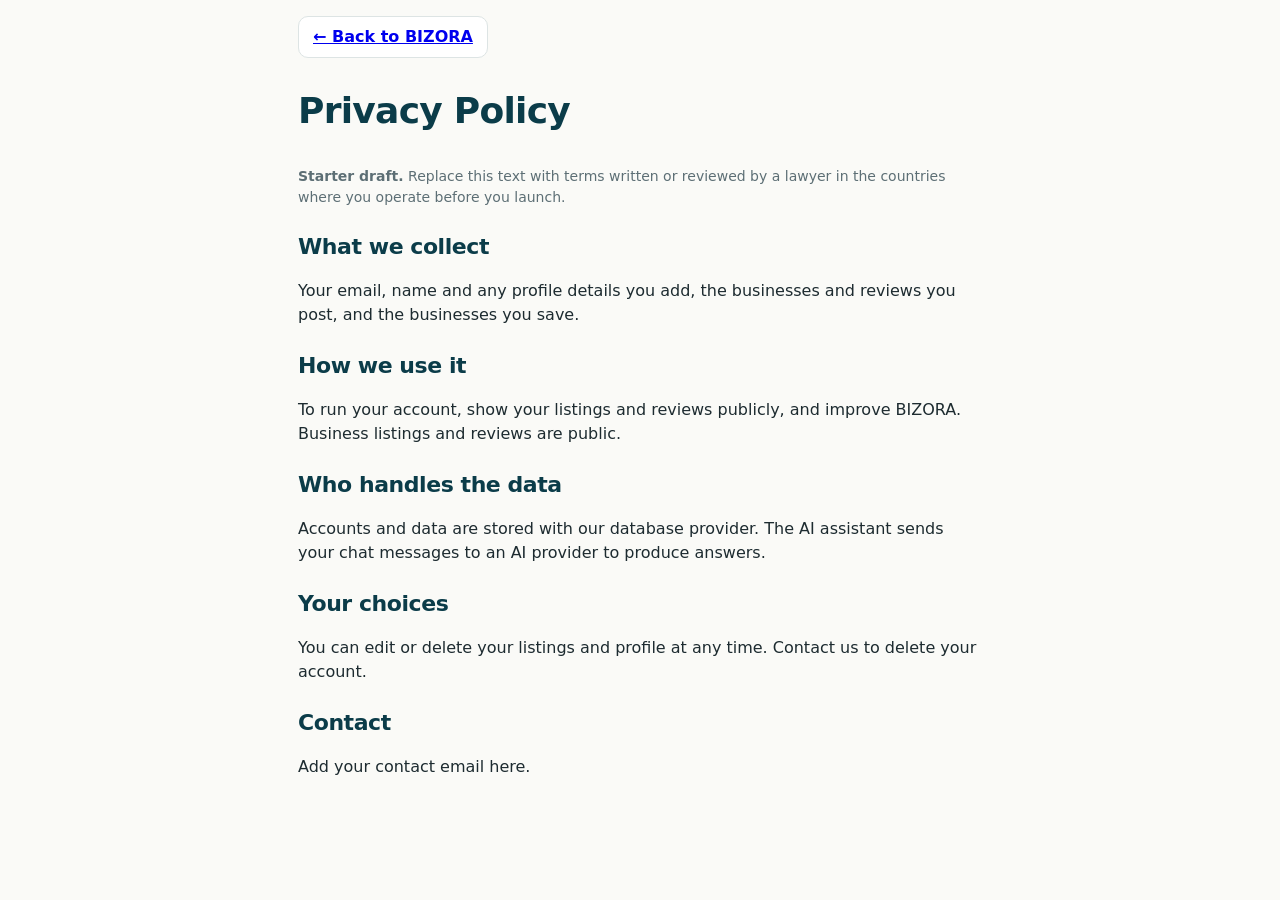
<file: privacy.html>
<!DOCTYPE html><html lang="en"><head><meta charset="utf-8"><meta name="viewport" content="width=device-width, initial-scale=1"><title>Privacy Policy – BIZORA</title><link rel="icon" href="favicon.svg" type="image/svg+xml"><link rel="stylesheet" href="style.css"></head>
<body><div class="wrap" style="max-width:720px;padding-bottom:60px"><p><a class="btn" href="/">← Back to BIZORA</a></p><h1 class="pt">Privacy Policy</h1>
<p class="meta"><strong>Starter draft.</strong> Replace this text with terms written or reviewed by a lawyer in the countries where you operate before you launch.</p><h2 class="sec">What we collect</h2><p>Your email, name and any profile details you add, the businesses and reviews you post, and the businesses you save.</p>
<h2 class="sec">How we use it</h2><p>To run your account, show your listings and reviews publicly, and improve BIZORA. Business listings and reviews are public.</p>
<h2 class="sec">Who handles the data</h2><p>Accounts and data are stored with our database provider. The AI assistant sends your chat messages to an AI provider to produce answers.</p>
<h2 class="sec">Your choices</h2><p>You can edit or delete your listings and profile at any time. Contact us to delete your account.</p>
<h2 class="sec">Contact</h2><p>Add your contact email here.</p></div></body></html>
</file>
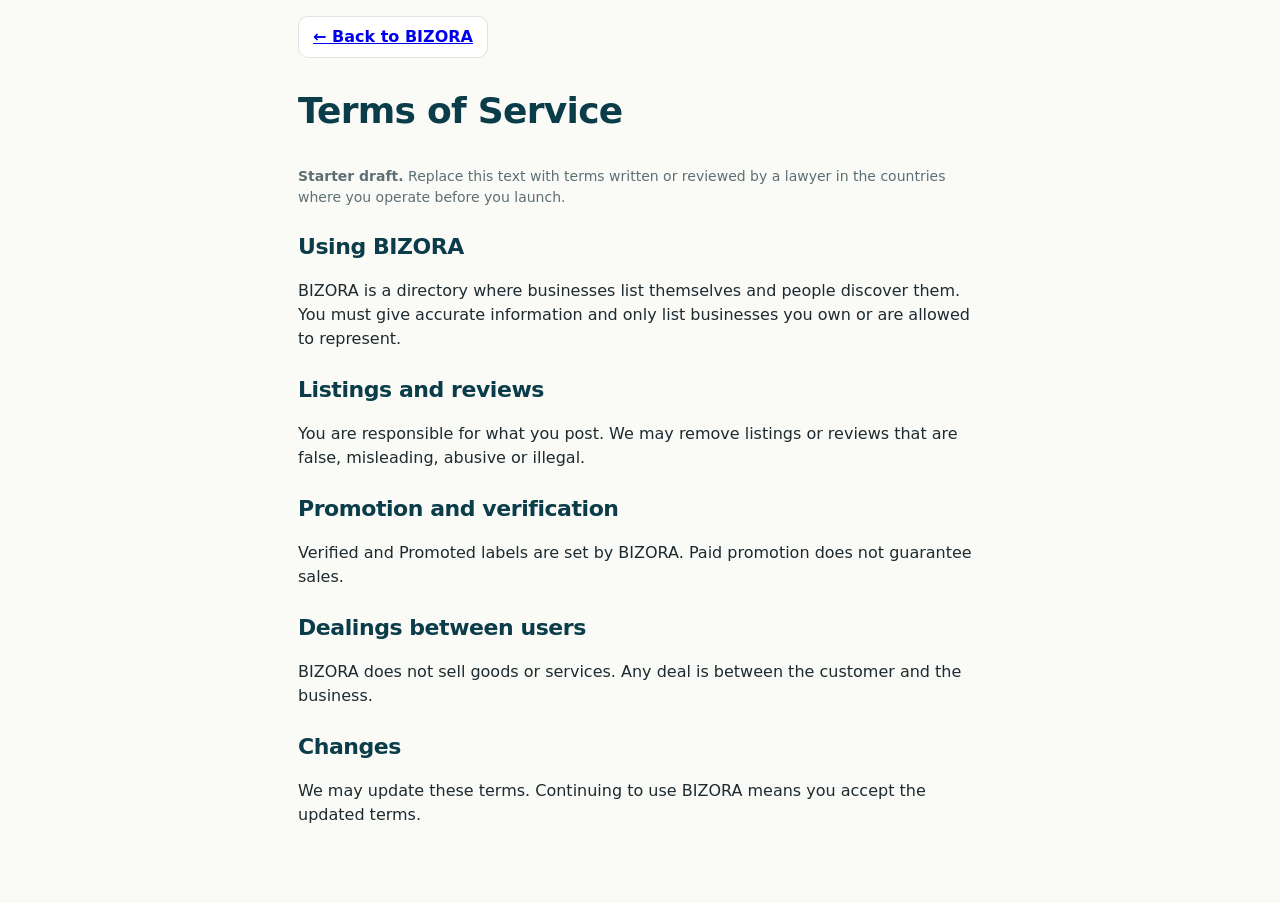
<file: terms.html>
<!DOCTYPE html><html lang="en"><head><meta charset="utf-8"><meta name="viewport" content="width=device-width, initial-scale=1"><title>Terms of Service – BIZORA</title><link rel="icon" href="favicon.svg" type="image/svg+xml"><link rel="stylesheet" href="style.css"></head>
<body><div class="wrap" style="max-width:720px;padding-bottom:60px"><p><a class="btn" href="/">← Back to BIZORA</a></p><h1 class="pt">Terms of Service</h1>
<p class="meta"><strong>Starter draft.</strong> Replace this text with terms written or reviewed by a lawyer in the countries where you operate before you launch.</p><h2 class="sec">Using BIZORA</h2><p>BIZORA is a directory where businesses list themselves and people discover them. You must give accurate information and only list businesses you own or are allowed to represent.</p>
<h2 class="sec">Listings and reviews</h2><p>You are responsible for what you post. We may remove listings or reviews that are false, misleading, abusive or illegal.</p>
<h2 class="sec">Promotion and verification</h2><p>Verified and Promoted labels are set by BIZORA. Paid promotion does not guarantee sales.</p>
<h2 class="sec">Dealings between users</h2><p>BIZORA does not sell goods or services. Any deal is between the customer and the business.</p>
<h2 class="sec">Changes</h2><p>We may update these terms. Continuing to use BIZORA means you accept the updated terms.</p></div></body></html>
</file>
<file: style.css>
:root{--bg:#FAFAF7;--surf:#fff;--ink:#0B3C49;--txt:#1d2b30;--mut:#5d6f75;--line:#dde4e4;--acc:#F4A300;--acc-ink:#3a2700;--ok:#1b7f4b;
box-sizing:border-box;padding-top:env(safe-area-inset-top,0px);padding-bottom:env(safe-area-inset-bottom,0px)}
@media(prefers-color-scheme:dark){:root{--bg:#0c1a1e;--surf:#13262c;--ink:#7fd0e0;--txt:#e6eff1;--mut:#9bb0b6;--line:#26404a;--ok:#4fcf8d}}
*{box-sizing:border-box}
body{margin:0;background:var(--bg);color:var(--txt);font:16px/1.5 system-ui,-apple-system,Segoe UI,Roboto,sans-serif}
h1,h2,h3,.logo{margin:0;letter-spacing:-.02em;font-weight:800}
button,input,select,textarea{font:inherit;color:inherit}button{cursor:pointer}
:focus-visible{outline:3px solid var(--acc);outline-offset:2px}
[hidden]{display:none!important}
#deviceLock{position:fixed;inset:0;display:none;align-items:center;justify-content:center;padding:24px;background:rgba(11,60,73,.78);z-index:60}
#deviceLock .panel{max-width:420px;background:var(--surf);color:var(--txt);border:1px solid var(--line);border-radius:18px;padding:28px;text-align:center;box-shadow:0 28px 80px rgba(11,60,73,.2)}
#deviceLock h2{font-size:clamp(26px,5vw,34px);color:var(--ink);margin-bottom:10px}
#deviceLock p{margin:0;color:var(--mut);font-size:15px;line-height:1.6}
body.device-blocked{overflow:hidden}
body.device-blocked #deviceLock{display:flex}
body.device-blocked .top,body.device-blocked main.wrap,body.device-blocked footer.foot,body.device-blocked #chat,body.device-blocked #chatb,body.device-blocked #toast{display:none!important}
.wrap{max-width:1040px;margin:0 auto;padding:0 18px}
.top{display:flex;align-items:center;justify-content:space-between;padding:14px 0;gap:10px}
.logo{font-size:26px;color:var(--ink)}.logo i{font-style:normal;color:var(--acc)}
.btn{border:1px solid var(--line);background:var(--surf);padding:8px 14px;border-radius:10px;font-weight:600;display:inline-block}
.btn.pri{background:var(--acc);border-color:var(--acc);color:var(--acc-ink)}
.btn.ink{background:var(--ink);border-color:var(--ink);color:var(--bg)}
.link{background:none;border:0;color:var(--ink);text-decoration:underline;padding:4px}
.pbtn{width:42px;height:42px;border-radius:50%;border:2px solid var(--ink);background:var(--surf);color:var(--ink);padding:0;overflow:hidden;display:grid;place-items:center;font-weight:800}
.pbtn img,.av img{width:100%;height:100%;object-fit:cover}
.hero{padding:30px 0 16px}
.hero h1{font-size:clamp(34px,7vw,60px);line-height:1.02;color:var(--ink);max-width:14ch}
.hero p{color:var(--mut);max-width:52ch;margin:12px 0 20px}
.search{display:flex;gap:8px;flex-wrap:wrap;background:var(--surf);border:2px solid var(--ink);border-radius:14px;padding:8px;align-items:center}
.search input{flex:1 1 180px;border:0;background:transparent;padding:10px;min-width:0}.search input:focus{outline:none}
.field-label{font-size:12px;letter-spacing:.08em;text-transform:uppercase;color:var(--mut);font-weight:700;padding:0 6px}
.search select{min-width:150px}
select,.f input,.f textarea{border:1px solid var(--line);background:var(--bg);border-radius:10px;padding:8px}
.chips{display:flex;gap:8px;overflow-x:auto;padding:16px 0 6px}
.chip{white-space:nowrap;border:1px solid var(--line);background:var(--surf);border-radius:99px;padding:6px 14px}
.chip[aria-pressed="true"]{background:var(--ink);color:var(--bg);border-color:var(--ink)}
.bar{display:flex;justify-content:space-between;gap:10px;flex-wrap:wrap;margin:10px 0;color:var(--mut);font-size:14px}
.grid{display:grid;grid-template-columns:repeat(auto-fill,minmax(270px,1fr));gap:14px;padding:8px 0 90px}
.card{background:var(--surf);border:1px solid var(--line);border-radius:14px;padding:16px;display:flex;flex-direction:column;gap:8px;text-align:left;width:100%}
.card.feat{border:2px solid var(--acc)}
.row{display:flex;gap:12px;align-items:center;flex-wrap:wrap}
.av{width:48px;height:48px;border-radius:12px;display:grid;place-items:center;font-weight:800;font-size:20px;color:#fff;background:var(--ink);flex:none;overflow:hidden}
.av.big{width:72px;height:72px;border-radius:50%;font-size:28px}
.meta{color:var(--mut);font-size:14px}
.tag{font-size:12px;font-weight:700;border-radius:6px;padding:2px 7px;background:var(--line)}.tag.ok{color:var(--ok)}.tag.ad{background:var(--acc);color:var(--acc-ink)}
.star{color:var(--acc);font-weight:700}
.empty{grid-column:1/-1;padding:40px 10px;text-align:center;color:var(--mut)}
dialog{border:0;border-radius:16px;padding:0;max-width:560px;width:calc(100% - 24px);background:var(--surf);color:var(--txt)}
dialog::backdrop{background:rgba(5,20,25,.6)}
.dlg{padding:22px;display:grid;gap:12px}
.acts{display:flex;gap:8px;flex-wrap:wrap}.acts a{text-decoration:none;color:inherit}
.f{display:grid;gap:10px}.f input,.f textarea,.f select{width:100%}
.rev{border-top:1px solid var(--line);padding-top:8px;font-size:15px}
.mine{display:flex;justify-content:space-between;gap:8px;align-items:center;border-top:1px solid var(--line);padding:8px 0}
#chatb{position:fixed;right:16px;bottom:calc(16px + env(safe-area-inset-bottom,0px));z-index:5}
#chat{position:fixed;right:16px;bottom:calc(70px + env(safe-area-inset-bottom,0px));width:min(340px,calc(100% - 32px));height:420px;max-height:60vh;background:var(--surf);border:1px solid var(--line);border-radius:16px;display:none;flex-direction:column;z-index:5;overflow:hidden}
#chat.open{display:flex}#chat header{background:var(--ink);color:var(--bg);padding:10px 14px;font-weight:700}
#msgs{flex:1;overflow:auto;padding:12px;display:flex;flex-direction:column;gap:8px}
.m{padding:8px 11px;border-radius:12px;max-width:85%;font-size:15px}.m.b{background:var(--line)}.m.u{background:var(--acc);color:var(--acc-ink);align-self:flex-end}
#cf{display:flex;gap:6px;padding:8px;border-top:1px solid var(--line)}#cf input{flex:1;min-width:0;border:1px solid var(--line);background:var(--bg);border-radius:10px;padding:8px}
#toast{position:fixed;left:50%;transform:translateX(-50%);bottom:calc(80px + env(safe-area-inset-bottom,0px));background:var(--ink);color:var(--bg);padding:10px 16px;border-radius:10px;z-index:30;max-width:90%}

.top{gap:14px;position:sticky;top:0;background:var(--bg);z-index:15}
#tabs{display:flex;gap:4px;margin:0 auto}
#tabs a{display:flex;align-items:center;gap:6px;padding:8px 14px;border-radius:10px;color:var(--txt);text-decoration:none;font-weight:600}
#tabs a:hover{background:var(--line)}
#tabs a[aria-current="page"]{background:var(--ink);color:var(--bg)}
.logo{text-decoration:none}
.pt{font-size:clamp(26px,5vw,36px);color:var(--ink);padding:10px 0 14px}
.sec{font-size:22px;color:var(--ink);margin:26px 0 10px}
.cta{display:flex;justify-content:space-between;align-items:center;gap:12px;flex-wrap:wrap;background:var(--surf);border:2px dashed var(--acc);border-radius:14px;padding:14px 16px;margin-top:10px}
.feature-banner{margin:18px 0 12px;padding:18px;border:1px solid var(--line);border-radius:26px;background:linear-gradient(135deg, rgba(11,60,73,.98), rgba(84,117,130,.94));color:var(--bg);box-shadow:0 18px 44px rgba(11,60,73,.12)}
.feature-header{display:flex;justify-content:space-between;align-items:flex-start;gap:12px;margin-bottom:16px}
.eyebrow{display:inline-block;font-size:12px;letter-spacing:.12em;text-transform:uppercase;font-weight:700;color:rgba(255,255,255,.76)}
.feature-header h2{font-size:clamp(24px,4vw,38px);color:#fff;margin-top:6px}
.feature-nav{display:flex;gap:8px}
.feature-arrow{width:38px;height:38px;border:1px solid rgba(255,255,255,.25);border-radius:50%;background:rgba(255,255,255,.08);color:#fff;font-size:26px;display:grid;place-items:center;padding:0}
.feature-arrow:hover{background:rgba(255,255,255,.14)}
.feature-track{position:relative;min-height:232px}
.feature-slide{display:none;grid-template-columns:1.5fr .9fr;align-items:center;gap:18px;padding:10px 6px 0;border-radius:18px}
.feature-slide.active{display:grid}
.feature-copy{display:grid;gap:12px}
.feature-kicker{display:inline-flex;align-items:center;align-self:flex-start;padding:6px 10px;border-radius:99px;background:rgba(255,255,255,.12);border:1px solid rgba(255,255,255,.15);font-size:12px;letter-spacing:.08em;text-transform:uppercase;font-weight:700;color:#edf8ff}
.feature-copy h3{margin:0;font-size:clamp(28px,4vw,46px);color:#fff;line-height:1.05}
.feature-meta{font-size:15px;color:rgba(240,248,255,.8)}
.feature-copy p{margin:0;max-width:52ch;color:rgba(240,248,255,.82);font-size:15px}
.feature-row{display:flex;align-items:center;flex-wrap:wrap;gap:8px}
.feature-rate{display:inline-flex;align-items:center;padding:6px 10px;background:rgba(255,255,255,.08);border:1px solid rgba(255,255,255,.14);border-radius:999px;font-weight:700;color:#fff}
.feature-actions{display:flex;align-items:center;flex-wrap:wrap;gap:10px;margin-top:4px}
.feature-actions .btn{background:rgba(255,255,255,.08);border-color:rgba(255,255,255,.18);color:#fff}
.feature-actions .btn.pri{background:#f6c96c;border-color:#f6c96c;color:#1b2600}
.feature-cta{color:rgba(255,255,255,.8);font-size:14px;font-weight:600}
.feature-visual{display:grid;place-items:center;min-height:180px;padding:18px;border-radius:24px;background:linear-gradient(135deg, rgba(255,255,255,.08), rgba(255,255,255,.14));border:1px solid rgba(255,255,255,.12);position:relative;overflow:hidden}
.feature-visual::before{content:"";position:absolute;inset:14px;border:1px solid rgba(255,255,255,.12);border-radius:18px}
.feature-badge{position:relative;z-index:1;width:108px;height:108px;border-radius:26px;display:grid;place-items:center;background:linear-gradient(135deg, rgba(255,255,255,.22), rgba(255,255,255,.06));font-size:42px;font-weight:800;color:#fff;border:1px solid rgba(255,255,255,.22);box-shadow:inset 0 1px 0 rgba(255,255,255,.25)}
.mini-card{position:absolute;left:18px;right:18px;bottom:18px;z-index:1;padding:12px 14px;border-radius:14px;background:rgba(7,27,36,.9);border:1px solid rgba(255,255,255,.08);display:grid;gap:2px}
.mini-card strong{font-size:15px;color:#fff}
.mini-card span{font-size:12px;color:rgba(255,255,255,.72)}
.feature-dots{display:flex;align-items:center;justify-content:center;gap:8px;padding-top:8px}
.feature-dot{width:10px;height:10px;border-radius:50%;background:rgba(255,255,255,.28);border:0;padding:0}
.feature-dot.active{background:#fff;transform:scale(1.2)}
.feature-empty{display:grid;place-items:center;min-height:160px;border:1px solid rgba(255,255,255,.15);border-radius:18px;color:rgba(255,255,255,.8);background:rgba(255,255,255,.04)}
.gate{text-align:center;padding:50px 10px;color:var(--mut);display:grid;gap:12px;justify-items:center}
.stats{display:grid;grid-template-columns:repeat(3,1fr);gap:10px;margin-bottom:14px}
.stat{background:var(--surf);border:1px solid var(--line);border-radius:12px;padding:12px;text-align:center}
.stat b{display:block;font-size:26px;color:var(--ink)}.stat span{font-size:13px;color:var(--mut)}
.acct{max-width:520px}.grid{padding-bottom:20px}
.settings-card{max-width:520px;background:var(--surf);border:1px solid var(--line);border-radius:14px;padding:16px;margin:18px 0}
.settings-form{display:grid;gap:12px}
.field-wrap{display:grid;gap:6px;color:var(--mut);font-size:14px}
.field-wrap select{width:100%}
.check-row{display:flex;align-items:center;gap:10px;color:var(--txt);font-weight:600}
body[data-theme="dark"]{--bg:#0c1821;--surf:#10232a;--ink:#87dce8;--txt:#eaf9ff;--mut:#a7c5cf;--line:#234551;--acc:#f7bb45;--acc-ink:#201600;--ok:#41d691}
body[data-theme="royal"]{--bg:#130f24;--surf:#1d1b35;--ink:#a6b7ff;--txt:#eef1ff;--mut:#bec9ff;--line:#3a3d69;--acc:#ffb84d;--acc-ink:#201500;--ok:#7de0c4}
body[data-density="compact"] .card,body[data-density="compact"] .settings-card,body[data-density="compact"] .stat,body[data-density="compact"] .mine{padding:10px 12px}
body[data-density="compact"] .grid{gap:10px}
main.wrap{padding-bottom:40px}
@media(max-width:720px){
 .top{flex-wrap:wrap;padding:10px 18px 0}
 #tabs{order:3;width:100%;margin:8px 0 0;overflow-x:auto;gap:4px;padding-bottom:8px;border-bottom:1px solid var(--line)}
 #tabs a{white-space:nowrap;padding:8px 12px;flex:none}
}
.m{white-space:pre-wrap}.qs{display:flex;gap:6px;flex-wrap:wrap;padding:0 12px 8px;max-height:84px;overflow-y:auto}.qs button{font-size:13px;border:1px solid var(--line);background:var(--bg);border-radius:99px;padding:4px 10px}

#tabs{display:flex;gap:2px;margin:0 auto;padding:4px;background:var(--surf);border:1px solid var(--line);border-radius:14px;scrollbar-width:none}
#tabs::-webkit-scrollbar{display:none}
#tabs a,#tabs button{display:flex;align-items:center;gap:8px;padding:8px 14px;border-radius:10px;border:0;background:transparent;color:var(--mut);font-weight:600;font-size:15px;text-decoration:none;white-space:nowrap;flex:none;transition:background .15s,color .15s}
#tabs a:hover,#tabs button:hover{background:var(--bg);color:var(--txt)}
#tabs a[aria-current="page"],#tabs button[aria-current="page"]{background:var(--ink);color:var(--bg);box-shadow:0 2px 8px rgba(11,60,73,.28)}
@media(prefers-color-scheme:light){#tabs [aria-current="page"] svg{color:var(--acc)}}
@media(max-width:720px){#tabs{margin:8px 0 0;width:100%;overflow-x:auto;border-radius:14px}#tabs a{padding:8px 12px}}
.logo{display:flex;align-items:center;gap:10px}.logo img{border-radius:10px;flex:none}
.foot{margin-top:30px;background:var(--surf);border-top:1px solid var(--line);padding:0}
.foot .in{max-width:1040px;margin:0 auto;padding:30px 18px 22px;display:grid;grid-template-columns:1.6fr 1fr 1fr 1fr;gap:24px}
.foot .brand{display:grid;gap:10px;align-content:start}.foot .brand p{margin:0;color:var(--mut);font-size:14px;max-width:34ch}
.foot h4{margin:0 0 8px;font-size:12px;letter-spacing:.08em;text-transform:uppercase;color:var(--mut)}
.foot a,.foot .fl{display:block;color:var(--txt);text-decoration:none;padding:4px 0;background:none;border:0;text-align:left;font-size:15px}
.foot a:hover,.foot .fl:hover{color:var(--ink);text-decoration:underline}
.foot .base{border-top:1px solid var(--line);max-width:1040px;margin:0 auto;padding:14px 18px 90px;display:flex;justify-content:space-between;gap:10px;flex-wrap:wrap;color:var(--mut);font-size:14px}
@media(max-width:720px){.foot .in{grid-template-columns:1fr 1fr}.foot .brand{grid-column:1/-1}}
.sec{font-size:22px;color:var(--ink);margin:22px 0 10px}
.wpills{display:flex;gap:8px;overflow-x:auto;padding:6px 0 8px}.chips b{margin-left:6px;background:var(--line);border-radius:99px;padding:0 7px;font-size:12px;color:var(--txt)}
</file>
